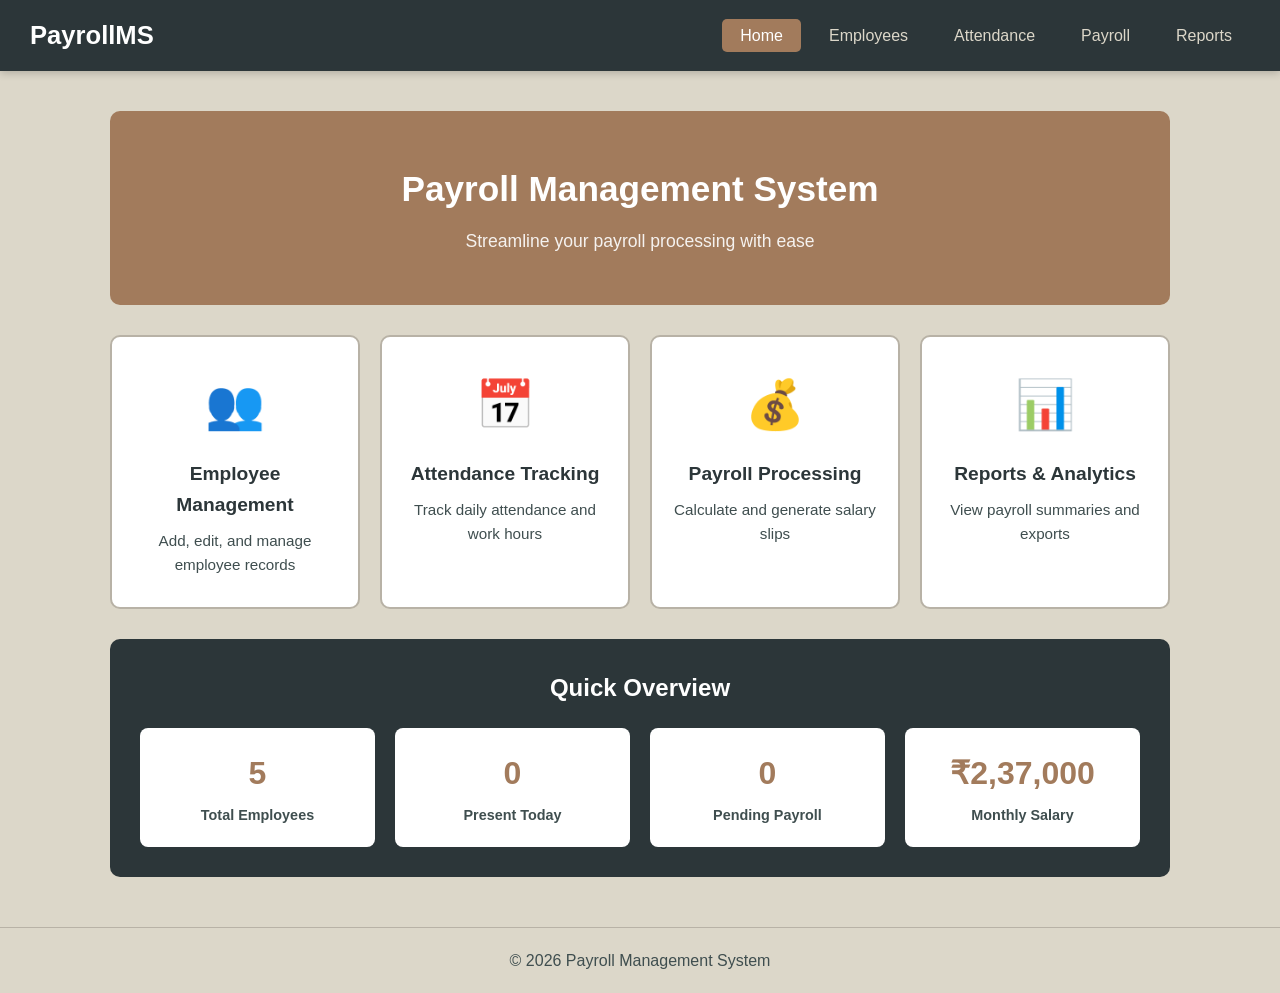
<file: index.html>
<!DOCTYPE html>
<html lang="en">

<head>
    <meta charset="UTF-8">
    <meta name="viewport" content="width=device-width, initial-scale=1.0">
    <title>Payroll Management System</title>
    <link rel="stylesheet" href="styles/main.css">
</head>

<body>
    <nav class="navbar">
        <div class="nav-brand">PayrollMS</div>
        <ul class="nav-links">
            <li><a href="index.html" class="active">Home</a></li>
            <li><a href="employees.html">Employees</a></li>
            <li><a href="attendance.html">Attendance</a></li>
            <li><a href="payroll.html">Payroll</a></li>
            <li><a href="reports.html">Reports</a></li>
        </ul>
    </nav>

    <main class="container">
        <section class="hero">
            <h1>Payroll Management System</h1>
            <p>Streamline your payroll processing with ease</p>
        </section>

        <section class="features">
            <div class="feature-card" onclick="window.location.href='employees.html'">
                <div class="feature-icon">👥</div>
                <h3>Employee Management</h3>
                <p>Add, edit, and manage employee records</p>
            </div>
            <div class="feature-card" onclick="window.location.href='attendance.html'">
                <div class="feature-icon">📅</div>
                <h3>Attendance Tracking</h3>
                <p>Track daily attendance and work hours</p>
            </div>
            <div class="feature-card" onclick="window.location.href='payroll.html'">
                <div class="feature-icon">💰</div>
                <h3>Payroll Processing</h3>
                <p>Calculate and generate salary slips</p>
            </div>
            <div class="feature-card" onclick="window.location.href='reports.html'">
                <div class="feature-icon">📊</div>
                <h3>Reports & Analytics</h3>
                <p>View payroll summaries and exports</p>
            </div>
        </section>

        <section class="quick-stats">
            <h2>Quick Overview</h2>
            <div class="stats-grid">
                <div class="stat-box">
                    <span class="stat-number" id="total-employees">0</span>
                    <span class="stat-label">Total Employees</span>
                </div>
                <div class="stat-box">
                    <span class="stat-number" id="present-today">0</span>
                    <span class="stat-label">Present Today</span>
                </div>
                <div class="stat-box">
                    <span class="stat-number" id="pending-payroll">0</span>
                    <span class="stat-label">Pending Payroll</span>
                </div>
                <div class="stat-box">
                    <span class="stat-number" id="total-salary">₹0</span>
                    <span class="stat-label">Monthly Salary</span>
                </div>
            </div>
        </section>
    </main>

    <footer>
        <p>&copy; 2026 Payroll Management System</p>
    </footer>

    <script src="scripts/main.js"></script>
</body>

</html>
</file>
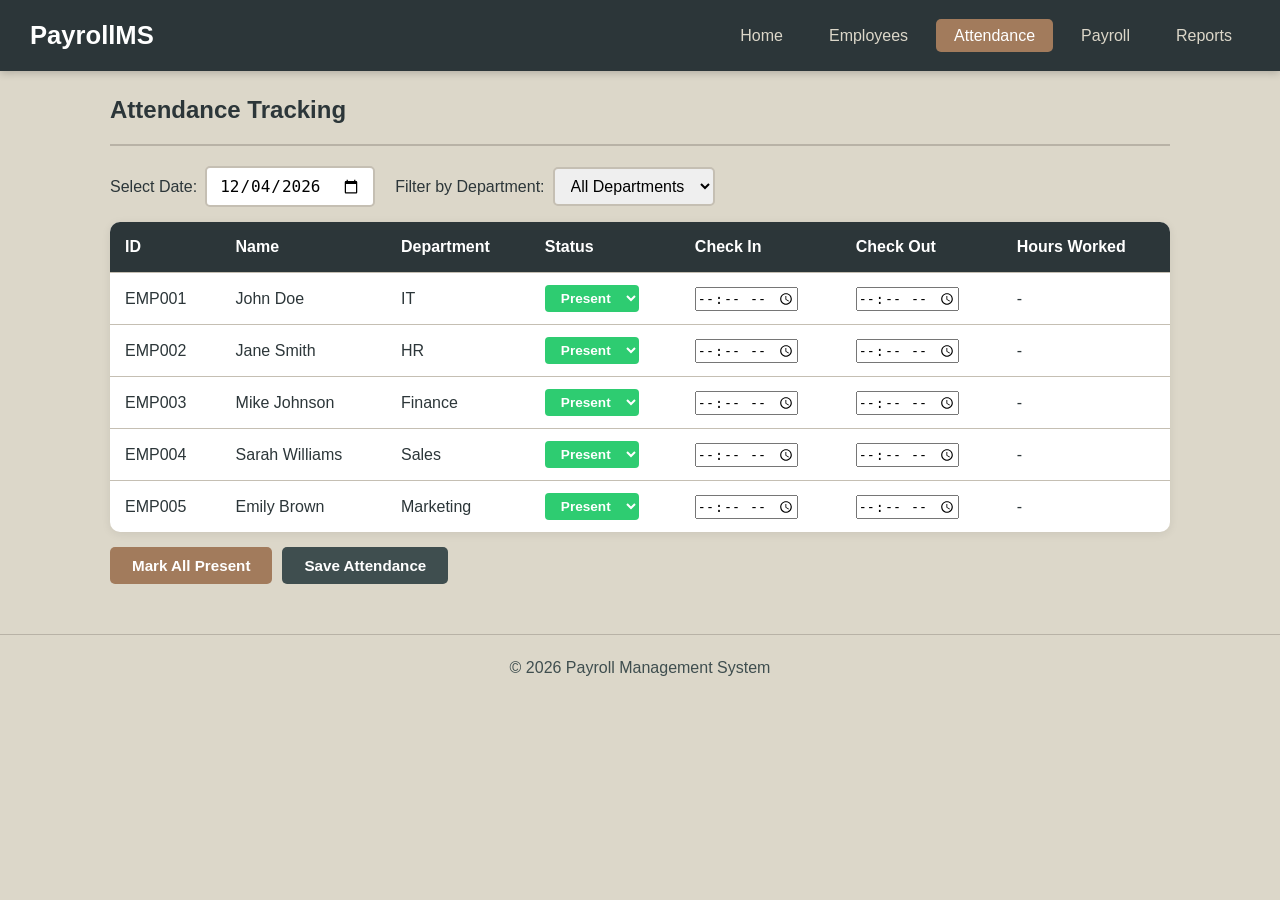
<file: attendance.html>
<!DOCTYPE html>
<html lang="en">
<head>
    <meta charset="UTF-8">
    <meta name="viewport" content="width=device-width, initial-scale=1.0">
    <title>Attendance Tracking - PayrollMS</title>
    <link rel="stylesheet" href="styles/main.css">
</head>
<body>
    <nav class="navbar">
        <div class="nav-brand">PayrollMS</div>
        <ul class="nav-links">
            <li><a href="index.html">Home</a></li>
            <li><a href="employees.html">Employees</a></li>
            <li><a href="attendance.html" class="active">Attendance</a></li>
            <li><a href="payroll.html">Payroll</a></li>
            <li><a href="reports.html">Reports</a></li>
        </ul>
    </nav>

    <main class="container">
        <section class="page-header">
            <h1>Attendance Tracking</h1>
        </section>

        <section class="attendance-controls">
            <div class="control-group">
                <label for="attendance-date">Select Date:</label>
                <input type="date" id="attendance-date">
            </div>
            <div class="control-group">
                <label for="attendance-dept">Filter by Department:</label>
                <select id="attendance-dept" onchange="filterAttendance()">
                    <option value="all">All Departments</option>
                    <option value="IT">IT</option>
                    <option value="HR">HR</option>
                    <option value="Finance">Finance</option>
                    <option value="Sales">Sales</option>
                    <option value="Marketing">Marketing</option>
                </select>
            </div>
        </section>

        <section class="table-section">
            <table class="data-table">
                <thead>
                    <tr>
                        <th>ID</th>
                        <th>Name</th>
                        <th>Department</th>
                        <th>Status</th>
                        <th>Check In</th>
                        <th>Check Out</th>
                        <th>Hours Worked</th>
                    </tr>
                </thead>
                <tbody id="attendance-table-body">
                </tbody>
            </table>
        </section>

        <section class="attendance-actions">
            <button class="btn-primary" onclick="markAllPresent()">Mark All Present</button>
            <button class="btn-secondary" onclick="saveAttendance()">Save Attendance</button>
        </section>
    </main>

    <footer>
        <p>&copy; 2026 Payroll Management System</p>
    </footer>

    <script src="scripts/main.js"></script>
    <script src="scripts/attendance.js"></script>
</body>
</html>
</file>
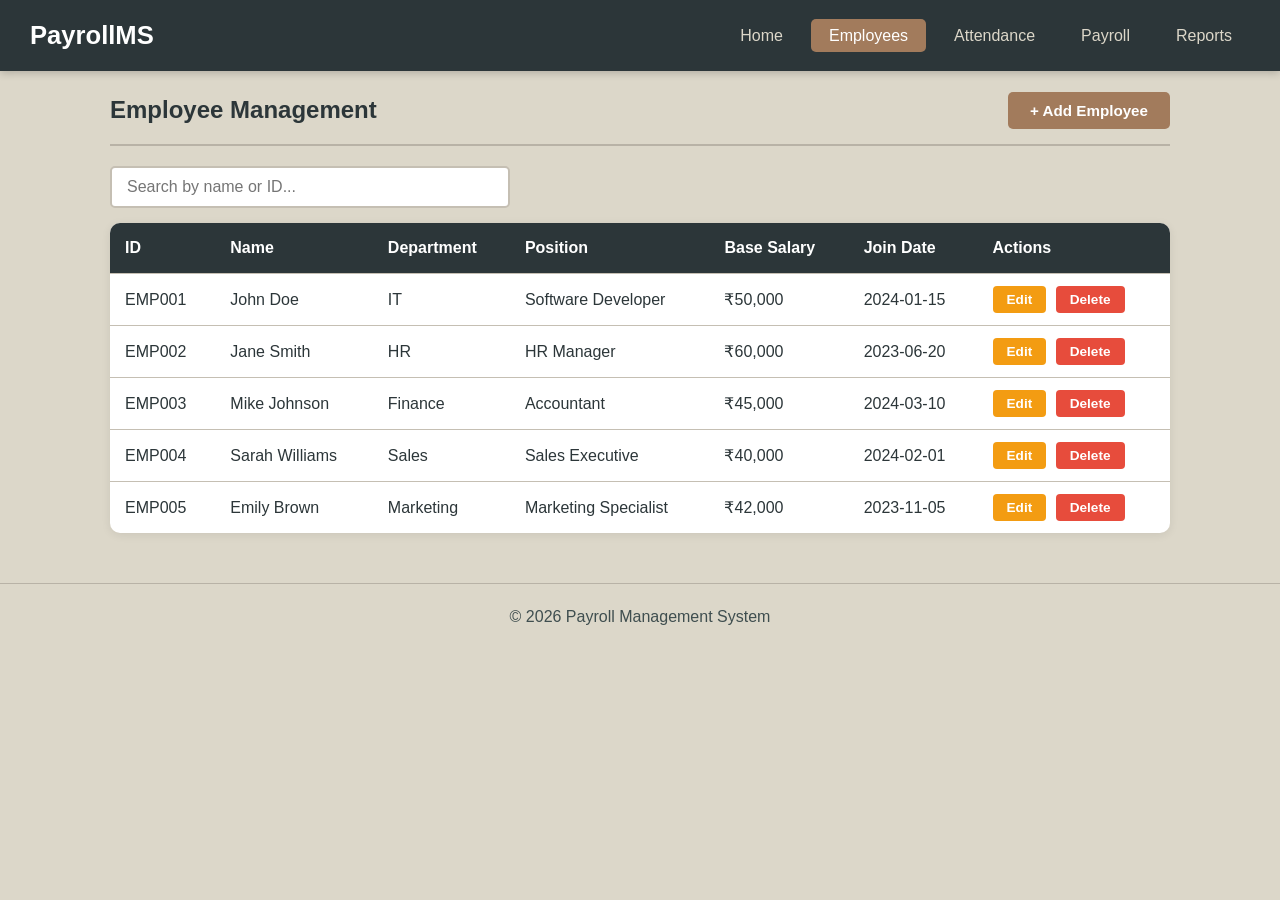
<file: employees.html>
<!DOCTYPE html>
<html lang="en">
<head>
    <meta charset="UTF-8">
    <meta name="viewport" content="width=device-width, initial-scale=1.0">
    <title>Employee Management - PayrollMS</title>
    <link rel="stylesheet" href="styles/main.css">
</head>
<body>
    <nav class="navbar">
        <div class="nav-brand">PayrollMS</div>
        <ul class="nav-links">
            <li><a href="index.html">Home</a></li>
            <li><a href="employees.html" class="active">Employees</a></li>
            <li><a href="attendance.html">Attendance</a></li>
            <li><a href="payroll.html">Payroll</a></li>
            <li><a href="reports.html">Reports</a></li>
        </ul>
    </nav>

    <main class="container">
        <section class="page-header">
            <h1>Employee Management</h1>
            <button class="btn-primary" onclick="showAddEmployeeModal()">+ Add Employee</button>
        </section>

        <section class="search-section">
            <input type="text" id="search-input" placeholder="Search by name or ID..." onkeyup="searchEmployee()">
        </section>

        <section class="table-section">
            <table class="data-table">
                <thead>
                    <tr>
                        <th>ID</th>
                        <th>Name</th>
                        <th>Department</th>
                        <th>Position</th>
                        <th>Base Salary</th>
                        <th>Join Date</th>
                        <th>Actions</th>
                    </tr>
                </thead>
                <tbody id="employee-table-body">
                </tbody>
            </table>
        </section>
    </main>

    <!-- Add/Edit Employee Modal -->
    <div id="employee-modal" class="modal">
        <div class="modal-content">
            <span class="modal-close" onclick="closeModal()">&times;</span>
            <h2 id="modal-title">Add Employee</h2>
            <form id="employee-form" onsubmit="handleFormSubmit(event)">
                <input type="hidden" id="emp-id">
                <div class="form-group">
                    <label for="emp-name">Full Name</label>
                    <input type="text" id="emp-name" required>
                </div>
                <div class="form-group">
                    <label for="emp-dept">Department</label>
                    <select id="emp-dept" required>
                        <option value="">Select Department</option>
                        <option value="IT">IT</option>
                        <option value="HR">HR</option>
                        <option value="Finance">Finance</option>
                        <option value="Sales">Sales</option>
                        <option value="Marketing">Marketing</option>
                    </select>
                </div>
                <div class="form-group">
                    <label for="emp-position">Position</label>
                    <input type="text" id="emp-position" required>
                </div>
                <div class="form-group">
                    <label for="emp-salary">Base Salary (₹)</label>
                    <input type="number" id="emp-salary" required min="0">
                </div>
                <div class="form-group">
                    <label for="emp-join-date">Join Date</label>
                    <input type="date" id="emp-join-date" required>
                </div>
                <div class="form-actions">
                    <button type="submit" class="btn-primary">Save Employee</button>
                    <button type="button" class="btn-secondary" onclick="closeModal()">Cancel</button>
                </div>
            </form>
        </div>
    </div>

    <footer>
        <p>&copy; 2026 Payroll Management System</p>
    </footer>

    <script src="scripts/main.js"></script>
    <script src="scripts/employees.js"></script>
</body>
</html>
</file>
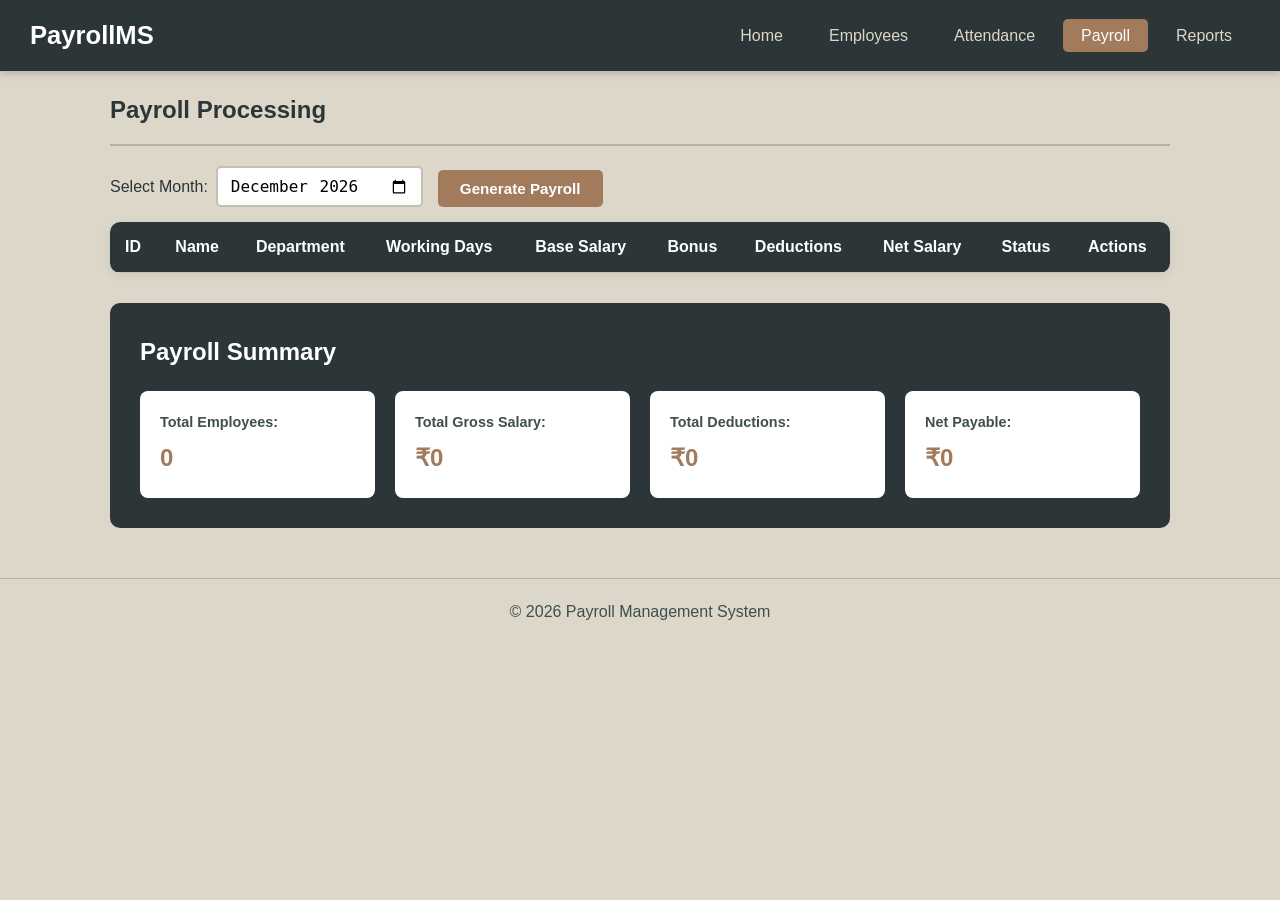
<file: payroll.html>
<!DOCTYPE html>
<html lang="en">
<head>
    <meta charset="UTF-8">
    <meta name="viewport" content="width=device-width, initial-scale=1.0">
    <title>Payroll Processing - PayrollMS</title>
    <link rel="stylesheet" href="styles/main.css">
</head>
<body>
    <nav class="navbar">
        <div class="nav-brand">PayrollMS</div>
        <ul class="nav-links">
            <li><a href="index.html">Home</a></li>
            <li><a href="employees.html">Employees</a></li>
            <li><a href="attendance.html">Attendance</a></li>
            <li><a href="payroll.html" class="active">Payroll</a></li>
            <li><a href="reports.html">Reports</a></li>
        </ul>
    </nav>

    <main class="container">
        <section class="page-header">
            <h1>Payroll Processing</h1>
        </section>

        <section class="payroll-controls">
            <div class="control-group">
                <label for="payroll-month">Select Month:</label>
                <input type="month" id="payroll-month">
            </div>
            <button class="btn-primary" onclick="generatePayroll()">Generate Payroll</button>
        </section>

        <section class="table-section">
            <table class="data-table">
                <thead>
                    <tr>
                        <th>ID</th>
                        <th>Name</th>
                        <th>Department</th>
                        <th>Working Days</th>
                        <th>Base Salary</th>
                        <th>Bonus</th>
                        <th>Deductions</th>
                        <th>Net Salary</th>
                        <th>Status</th>
                        <th>Actions</th>
                    </tr>
                </thead>
                <tbody id="payroll-table-body">
                </tbody>
            </table>
        </section>

        <section class="payroll-summary">
            <h2>Payroll Summary</h2>
            <div class="summary-grid">
                <div class="summary-item">
                    <span class="summary-label">Total Employees:</span>
                    <span class="summary-value" id="summary-total">0</span>
                </div>
                <div class="summary-item">
                    <span class="summary-label">Total Gross Salary:</span>
                    <span class="summary-value" id="summary-gross">₹0</span>
                </div>
                <div class="summary-item">
                    <span class="summary-label">Total Deductions:</span>
                    <span class="summary-value" id="summary-deductions">₹0</span>
                </div>
                <div class="summary-item">
                    <span class="summary-label">Net Payable:</span>
                    <span class="summary-value" id="summary-net">₹0</span>
                </div>
            </div>
        </section>
    </main>

    <!-- Salary Slip Modal -->
    <div id="slip-modal" class="modal">
        <div class="modal-content slip-content">
            <span class="modal-close" onclick="closeSlipModal()">&times;</span>
            <div id="salary-slip">
                <div class="slip-header">
                    <h2>Salary Slip</h2>
                    <p id="slip-month"></p>
                </div>
                <div class="slip-body">
                    <div class="slip-section">
                        <h4>Employee Details</h4>
                        <p><strong>Name:</strong> <span id="slip-name"></span></p>
                        <p><strong>ID:</strong> <span id="slip-emp-id"></span></p>
                        <p><strong>Department:</strong> <span id="slip-dept"></span></p>
                    </div>
                    <div class="slip-section">
                        <h4>Earnings</h4>
                        <p><strong>Base Salary:</strong> <span id="slip-base"></span></p>
                        <p><strong>Bonus:</strong> <span id="slip-bonus"></span></p>
                        <p><strong>Total Earnings:</strong> <span id="slip-earnings"></span></p>
                    </div>
                    <div class="slip-section">
                        <h4>Deductions</h4>
                        <p><strong>Tax:</strong> <span id="slip-tax"></span></p>
                        <p><strong>Other:</strong> <span id="slip-other-ded"></span></p>
                        <p><strong>Total Deductions:</strong> <span id="slip-total-ded"></span></p>
                    </div>
                    <div class="slip-section slip-total">
                        <p><strong>Net Salary:</strong> <span id="slip-net"></span></p>
                    </div>
                </div>
                <div class="slip-footer">
                    <button class="btn-primary" onclick="window.print()">Print</button>
                </div>
            </div>
        </div>
    </div>

    <footer>
        <p>&copy; 2026 Payroll Management System</p>
    </footer>

    <script src="scripts/main.js"></script>
    <script src="scripts/payroll.js"></script>
</body>
</html>
</file>
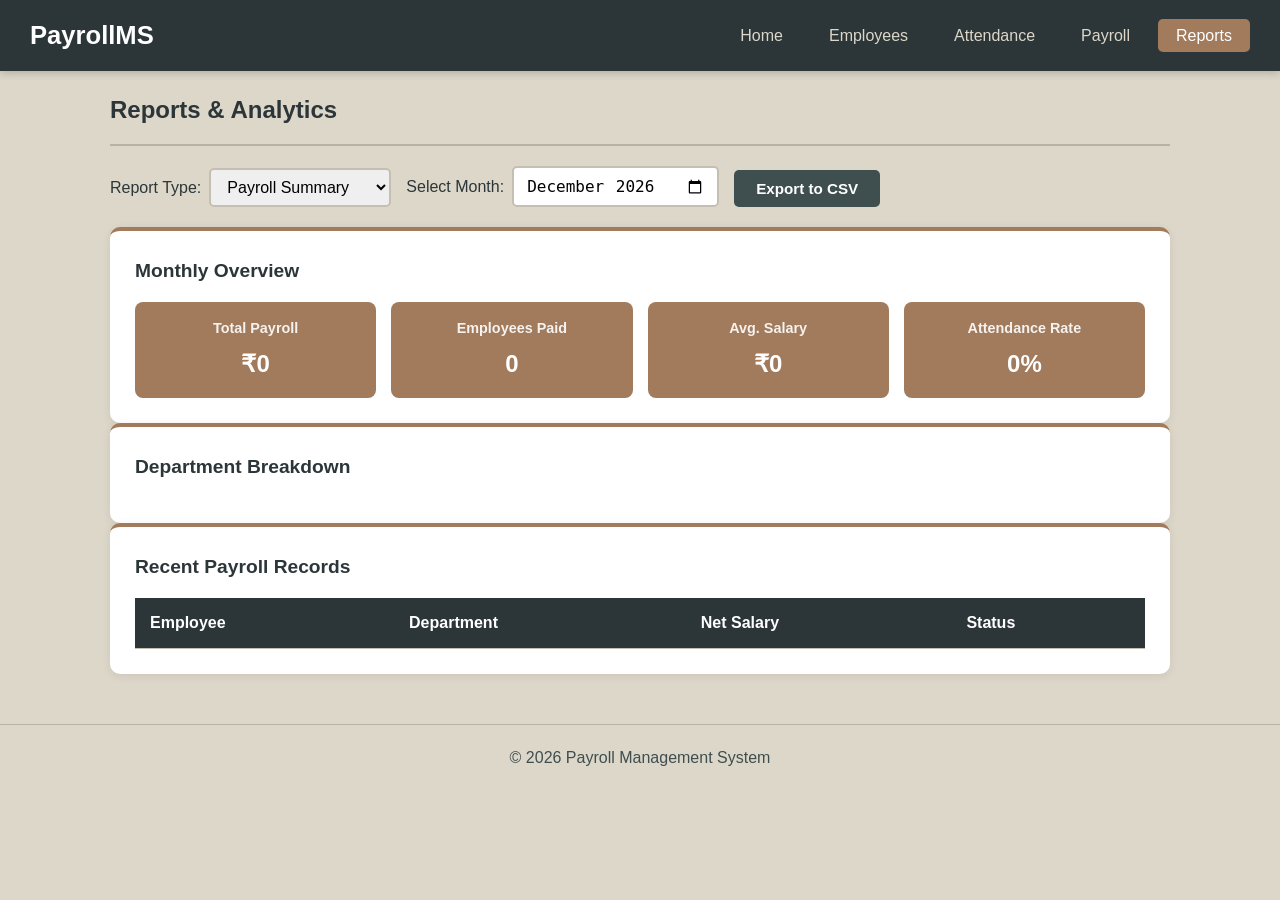
<file: reports.html>
<!DOCTYPE html>
<html lang="en">
<head>
    <meta charset="UTF-8">
    <meta name="viewport" content="width=device-width, initial-scale=1.0">
    <title>Reports - PayrollMS</title>
    <link rel="stylesheet" href="styles/main.css">
</head>
<body>
    <nav class="navbar">
        <div class="nav-brand">PayrollMS</div>
        <ul class="nav-links">
            <li><a href="index.html">Home</a></li>
            <li><a href="employees.html">Employees</a></li>
            <li><a href="attendance.html">Attendance</a></li>
            <li><a href="payroll.html">Payroll</a></li>
            <li><a href="reports.html" class="active">Reports</a></li>
        </ul>
    </nav>

    <main class="container">
        <section class="page-header">
            <h1>Reports & Analytics</h1>
        </section>

        <section class="report-controls">
            <div class="control-group">
                <label for="report-type">Report Type:</label>
                <select id="report-type" onchange="loadReport()">
                    <option value="summary">Payroll Summary</option>
                    <option value="department">Department-wise</option>
                    <option value="attendance">Attendance Report</option>
                    <option value="employee">Employee-wise</option>
                </select>
            </div>
            <div class="control-group">
                <label for="report-month">Select Month:</label>
                <input type="month" id="report-month" onchange="loadReport()">
            </div>
            <button class="btn-secondary" onclick="exportReport()">Export to CSV</button>
        </section>

        <section class="report-content">
            <div id="report-container">
                <div class="report-card">
                    <h3>Monthly Overview</h3>
                    <div class="report-grid">
                        <div class="report-stat">
                            <span class="report-label">Total Payroll</span>
                            <span class="report-value" id="report-total">₹0</span>
                        </div>
                        <div class="report-stat">
                            <span class="report-label">Employees Paid</span>
                            <span class="report-value" id="report-count">0</span>
                        </div>
                        <div class="report-stat">
                            <span class="report-label">Avg. Salary</span>
                            <span class="report-value" id="report-avg">₹0</span>
                        </div>
                        <div class="report-stat">
                            <span class="report-label">Attendance Rate</span>
                            <span class="report-value" id="report-attendance">0%</span>
                        </div>
                    </div>
                </div>

                <div class="report-card">
                    <h3>Department Breakdown</h3>
                    <div id="department-chart" class="chart-container">
                    </div>
                </div>

                <div class="report-card">
                    <h3>Recent Payroll Records</h3>
                    <table class="data-table">
                        <thead>
                            <tr>
                                <th>Employee</th>
                                <th>Department</th>
                                <th>Net Salary</th>
                                <th>Status</th>
                            </tr>
                        </thead>
                        <tbody id="report-table-body">
                        </tbody>
                    </table>
                </div>
            </div>
        </section>
    </main>

    <footer>
        <p>&copy; 2026 Payroll Management System</p>
    </footer>

    <script src="scripts/main.js"></script>
    <script src="scripts/reports.js"></script>
</body>
</html>
</file>
<file: styles/main.css>
/* ===== RESET & BASE STYLES ===== */
* {
    margin: 0;
    padding: 0;
    box-sizing: border-box;
}

body {
    font-family: 'Segoe UI', Tahoma, Geneva, Verdana, sans-serif;
    background-color: #dcd7c9;
    color: #2c3639;
    line-height: 1.6;
}

/* ===== NAVIGATION ===== */
.navbar {
    background-color: #2c3639;
    padding: 15px 30px;
    display: flex;
    justify-content: space-between;
    align-items: center;
    position: sticky;
    top: 0;
    z-index: 100;
    box-shadow: 0 2px 8px rgba(0, 0, 0, 0.2);
}

.nav-brand {
    font-size: 1.6rem;
    font-weight: bold;
    color: #fff;
}

.nav-links {
    display: flex;
    list-style: none;
    gap: 10px;
}

.nav-links a {
    text-decoration: none;
    color: #dcd7c9;
    font-weight: 500;
    padding: 8px 18px;
    border-radius: 5px;
    transition: background-color 0.3s, color 0.3s;
}

.nav-links a:hover,
.nav-links a.active {
    background-color: #a27b5c;
    color: #fff;
}

/* ===== LAYOUT ===== */
.container {
    max-width: 1100px;
    margin: 0 auto;
    padding: 20px;
}

/* ===== HERO SECTION (Home Page) ===== */
.hero {
    text-align: center;
    padding: 50px 20px;
    background-color: #a27b5c;
    border-radius: 10px;
    margin: 20px 0;
    color: #fff;
}

.hero h1 {
    font-size: 2.2rem;
    margin-bottom: 10px;
}

.hero p {
    font-size: 1.1rem;
    opacity: 0.9;
}

/* ===== FEATURE CARDS ===== */
.features {
    display: grid;
    grid-template-columns: repeat(auto-fit, minmax(240px, 1fr));
    gap: 20px;
    margin: 30px 0;
}

.feature-card {
    background-color: #fff;
    padding: 30px 20px;
    border-radius: 10px;
    text-align: center;
    cursor: pointer;
    border: 2px solid #b8b2a6;
    transition: transform 0.3s, box-shadow 0.3s, border-color 0.3s;
}

.feature-card:hover {
    transform: translateY(-5px);
    box-shadow: 0 6px 20px rgba(0, 0, 0, 0.12);
    border-color: #a27b5c;
}

.feature-icon {
    font-size: 3rem;
    margin-bottom: 15px;
}

.feature-card h3 {
    font-size: 1.2rem;
    color: #2c3639;
    margin-bottom: 8px;
}

.feature-card p {
    color: #3f4e4f;
    font-size: 0.95rem;
}

/* ===== QUICK STATS (Home Page) ===== */
.quick-stats {
    margin-top: 30px;
    padding: 30px;
    background-color: #2c3639;
    border-radius: 10px;
    color: #fff;
}

.quick-stats h2 {
    margin-bottom: 20px;
    text-align: center;
}

.stats-grid {
    display: grid;
    grid-template-columns: repeat(auto-fit, minmax(160px, 1fr));
    gap: 20px;
}

.stat-box {
    text-align: center;
    padding: 20px;
    background-color: #fff;
    border-radius: 8px;
    color: #2c3639;
}

.stat-box:hover {
    box-shadow: 0 4px 12px rgba(0, 0, 0, 0.15);
}

.stat-number {
    display: block;
    font-size: 2rem;
    font-weight: bold;
    color: #a27b5c;
    margin-bottom: 5px;
}

.stat-label {
    display: block;
    color: #3f4e4f;
    font-size: 0.9rem;
    font-weight: 600;
}

/* ===== PAGE HEADER ===== */
.page-header {
    display: flex;
    justify-content: space-between;
    align-items: center;
    margin-bottom: 20px;
    padding-bottom: 15px;
    border-bottom: 2px solid #b8b2a6;
}

.page-header h1 {
    color: #2c3639;
}

/* ===== BUTTONS ===== */
.btn-primary,
.btn-secondary {
    padding: 10px 22px;
    border: none;
    border-radius: 5px;
    font-size: 0.95rem;
    font-weight: 600;
    cursor: pointer;
    transition: background-color 0.3s, transform 0.2s;
}

.btn-primary {
    background-color: #a27b5c;
    color: #fff;
}

.btn-primary:hover {
    background-color: #8b6a4e;
    transform: translateY(-2px);
}

.btn-secondary {
    background-color: #3f4e4f;
    color: #fff;
}

.btn-secondary:hover {
    background-color: #2c3639;
    transform: translateY(-2px);
}

/* ===== SEARCH ===== */
.search-section {
    margin-bottom: 15px;
}

.search-section input {
    width: 100%;
    max-width: 400px;
    padding: 10px 15px;
    border: 2px solid #c5bfb3;
    border-radius: 5px;
    font-size: 1rem;
    transition: border-color 0.3s;
}

.search-section input:focus {
    outline: none;
    border-color: #a27b5c;
}

/* ===== TABLE ===== */
.table-section {
    background-color: #fff;
    border-radius: 10px;
    overflow: hidden;
    box-shadow: 0 2px 10px rgba(0, 0, 0, 0.08);
}

.data-table {
    width: 100%;
    border-collapse: collapse;
}

.data-table thead {
    background-color: #2c3639;
    color: #fff;
}

.data-table th,
.data-table td {
    padding: 12px 15px;
    text-align: left;
    border-bottom: 1px solid #c5bfb3;
}

.data-table tbody tr:hover {
    background-color: #eae5dd;
}

.data-table tbody tr:last-child td {
    border-bottom: none;
}

/* ===== ACTION BUTTONS (inside tables) ===== */
.action-btn {
    padding: 6px 14px;
    border: none;
    border-radius: 4px;
    cursor: pointer;
    font-size: 0.85rem;
    font-weight: 600;
    margin-right: 5px;
    transition: opacity 0.3s;
}

.action-btn:hover {
    opacity: 0.85;
}

.btn-edit {
    background-color: #f39c12;
    color: #fff;
}

.btn-delete {
    background-color: #e74c3c;
    color: #fff;
}

.btn-view {
    background-color: #a27b5c;
    color: #fff;
}

/* ===== MODAL ===== */
.modal {
    display: none;
    position: fixed;
    top: 0;
    left: 0;
    width: 100%;
    height: 100%;
    background-color: rgba(0, 0, 0, 0.5);
    z-index: 1000;
    justify-content: center;
    align-items: center;
}

.modal.show {
    display: flex;
}

.modal-content {
    background-color: #fff;
    padding: 30px;
    border-radius: 10px;
    max-width: 500px;
    width: 90%;
    max-height: 90vh;
    overflow-y: auto;
    position: relative;
    box-shadow: 0 10px 30px rgba(0, 0, 0, 0.2);
}

.modal-close {
    position: absolute;
    top: 12px;
    right: 16px;
    font-size: 1.8rem;
    cursor: pointer;
    color: #3f4e4f;
    transition: color 0.3s;
    background: none;
    border: none;
}

.modal-close:hover {
    color: #e74c3c;
}

/* ===== FORMS ===== */
.form-group {
    margin-bottom: 18px;
}

.form-group label {
    display: block;
    margin-bottom: 6px;
    color: #2c3639;
    font-weight: 600;
}

.form-group input,
.form-group select {
    width: 100%;
    padding: 10px;
    border: 2px solid #c5bfb3;
    border-radius: 5px;
    font-size: 1rem;
    transition: border-color 0.3s;
}

.form-group input:focus,
.form-group select:focus {
    outline: none;
    border-color: #a27b5c;
}

.form-actions {
    display: flex;
    gap: 10px;
    margin-top: 20px;
}

/* ===== ATTENDANCE CONTROLS ===== */
.attendance-controls {
    display: flex;
    gap: 20px;
    margin-bottom: 15px;
    flex-wrap: wrap;
}

.attendance-actions {
    margin-top: 15px;
    display: flex;
    gap: 10px;
}

.control-group {
    display: flex;
    align-items: center;
    gap: 8px;
}

.control-group label {
    font-weight: 500;
    color: #2c3639;
}

.control-group input,
.control-group select {
    padding: 8px 12px;
    border: 2px solid #c5bfb3;
    border-radius: 5px;
    font-size: 1rem;
}

/* ===== ATTENDANCE STATUS BADGES ===== */
.status-select {
    padding: 5px 12px;
    border-radius: 4px;
    border: none;
    cursor: pointer;
    font-weight: 600;
    font-size: 0.85rem;
}

.status-present {
    background-color: #2ecc71;
    color: #fff;
}

.status-absent {
    background-color: #e74c3c;
    color: #fff;
}

.status-late {
    background-color: #f39c12;
    color: #fff;
}

/* ===== PAYROLL CONTROLS ===== */
.payroll-controls {
    display: flex;
    gap: 15px;
    margin-bottom: 15px;
    align-items: flex-end;
}

/* ===== PAYROLL SUMMARY ===== */
.payroll-summary {
    margin-top: 30px;
    padding: 30px;
    background-color: #2c3639;
    border-radius: 10px;
    color: #fff;
}

.payroll-summary h2 {
    margin-bottom: 20px;
}

.summary-grid {
    display: grid;
    grid-template-columns: repeat(auto-fit, minmax(200px, 1fr));
    gap: 20px;
}

.summary-item {
    display: flex;
    flex-direction: column;
    padding: 20px;
    background-color: #fff;
    border-radius: 8px;
    color: #2c3639;
}

.summary-item:hover {
    box-shadow: 0 4px 12px rgba(0, 0, 0, 0.15);
}

.summary-label {
    color: #3f4e4f;
    font-size: 0.9rem;
    font-weight: 600;
    margin-bottom: 5px;
}

.summary-value {
    color: #a27b5c;
    font-size: 1.5rem;
    font-weight: bold;
}

/* ===== SALARY SLIP ===== */
.slip-content {
    max-width: 600px;
}

.slip-header {
    text-align: center;
    padding-bottom: 12px;
    border-bottom: 2px solid #c5bfb3;
    margin-bottom: 12px;
}

.slip-header h2 {
    color: #2c3639;
}

.slip-body {
    padding: 10px 0;
}

.slip-section {
    margin-bottom: 15px;
}

.slip-section h4 {
    color: #2c3639;
    margin-bottom: 8px;
    padding-bottom: 5px;
    border-bottom: 1px solid #c5bfb3;
}

.slip-section p {
    display: flex;
    justify-content: space-between;
    padding: 4px 0;
}

.slip-total {
    border-top: 2px solid #2c3639;
    padding-top: 10px;
    margin-top: 10px;
}

.slip-total p {
    font-size: 1.1rem;
    color: #a27b5c;
    font-weight: bold;
}

.slip-footer {
    text-align: center;
    padding-top: 12px;
    border-top: 1px solid #c5bfb3;
}

/* ===== REPORTS ===== */
.report-controls {
    display: flex;
    gap: 15px;
    margin-bottom: 20px;
    flex-wrap: wrap;
    align-items: flex-end;
}

.report-content {
    display: flex;
    flex-direction: column;
    gap: 20px;
}

.report-card {
    background-color: #fff;
    padding: 25px;
    border-radius: 10px;
    box-shadow: 0 2px 10px rgba(0, 0, 0, 0.08);
    border-top: 4px solid #a27b5c;
}

.report-card:hover {
    box-shadow: 0 4px 16px rgba(0, 0, 0, 0.12);
}

.report-card h3 {
    margin-bottom: 15px;
    color: #2c3639;
    font-size: 1.2rem;
}

.report-grid {
    display: grid;
    grid-template-columns: repeat(auto-fit, minmax(160px, 1fr));
    gap: 15px;
}

.report-stat {
    text-align: center;
    padding: 15px;
    background-color: #a27b5c;
    border-radius: 8px;
    color: #fff;
}

.report-stat:hover {
    background-color: #8b6a4e;
}

.report-label {
    display: block;
    font-size: 0.9rem;
    font-weight: 600;
    margin-bottom: 5px;
    opacity: 0.9;
}

.report-value {
    display: block;
    font-size: 1.5rem;
    font-weight: bold;
}

/* ===== CHART (Bar Chart) ===== */
.chart-container {
    display: flex;
    flex-direction: column;
    gap: 10px;
}

.chart-bar {
    display: flex;
    align-items: center;
    gap: 10px;
}

.chart-bar-label {
    min-width: 100px;
    font-weight: 500;
}

.chart-bar-track {
    flex: 1;
    height: 22px;
    background-color: #c5bfb3;
    border-radius: 4px;
    overflow: hidden;
}

.chart-bar-fill {
    height: 100%;
    background-color: #a27b5c;
    border-radius: 4px;
    transition: width 0.5s;
}

.chart-bar-value {
    min-width: 80px;
    text-align: right;
    font-weight: 500;
}

/* ===== FOOTER ===== */
footer {
    text-align: center;
    padding: 20px;
    color: #3f4e4f;
    border-top: 1px solid #b8b2a6;
    margin-top: 30px;
}

/* ===== RESPONSIVE (Mobile) ===== */
@media (max-width: 768px) {
    .navbar {
        flex-direction: column;
        gap: 10px;
        padding: 12px 20px;
    }

    .nav-links {
        gap: 8px;
        flex-wrap: wrap;
        justify-content: center;
    }

    .hero h1 {
        font-size: 1.6rem;
    }

    .features {
        grid-template-columns: 1fr;
    }

    .stats-grid,
    .summary-grid,
    .report-grid {
        grid-template-columns: repeat(2, 1fr);
    }

    .data-table {
        font-size: 0.85rem;
    }

    .data-table th,
    .data-table td {
        padding: 8px 6px;
    }

    .page-header {
        flex-direction: column;
        gap: 10px;
        align-items: flex-start;
    }

    .attendance-controls,
    .payroll-controls,
    .report-controls {
        flex-direction: column;
        align-items: stretch;
    }
}

/* ===== PRINT STYLES ===== */
@media print {
    .navbar,
    .page-header,
    .attendance-controls,
    .payroll-controls,
    .report-controls,
    .action-btn,
    footer {
        display: none;
    }

    .modal-content {
        box-shadow: none;
        max-width: 100%;
    }

    body {
        background-color: #fff;
    }
}
</file>
